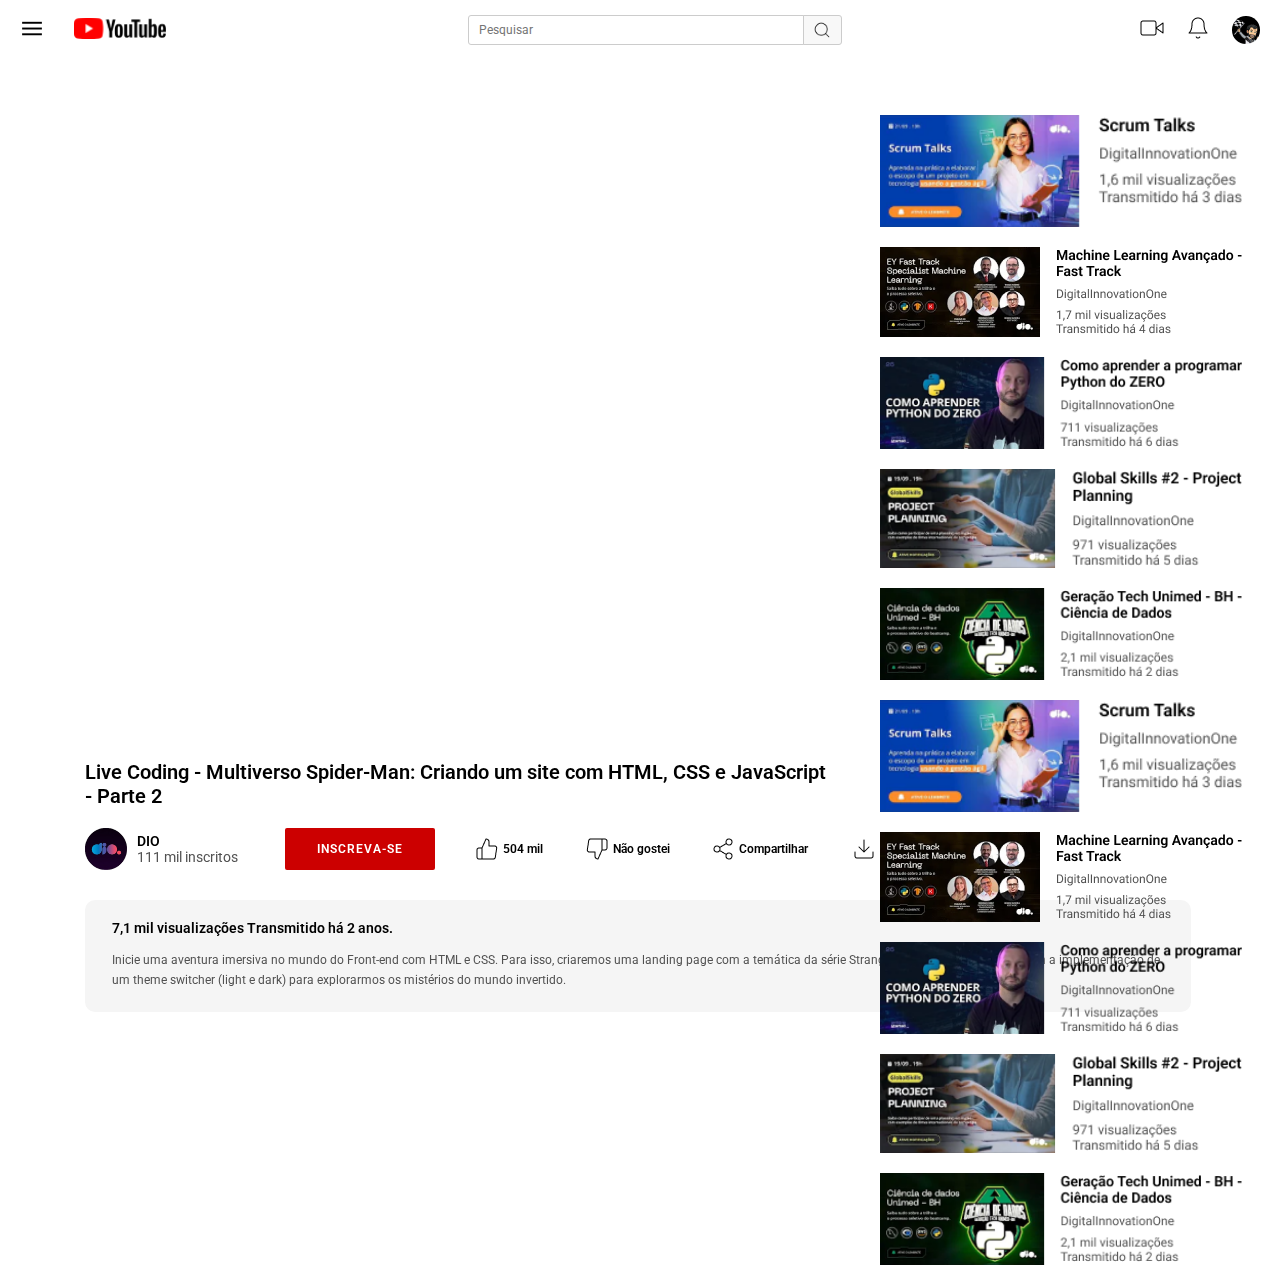
<file: projeto02/index.html>
<!DOCTYPE html>
<html lang="pt-br">
<head>
    <meta charset="UTF-8">
    <meta name="viewport" content="width=device-width, initial-scale=1.0">
    <link rel="stylesheet" href="./assets/css/style.css">
    <title>Youtube - Assistindo Vídeo</title>
</head>
<body>

    <header class="container">

        <div id="container-1a">
            <nav id="navegacao">
                <a href="#"><img src="./assets/images/menu.png" alt="Botão de Navegação" id="btnNavegacao"></a>
            </nav>
            <a href="https://www.youtube.com/"><img src="./assets/images/youtube.png" alt="Logo do Youtube" id="logo-youtube"></a>
        </div>   
        
        <div id="container-1b">
            <input type="text" placeholder="Pesquisar" name="textoBuscar" id="textoBuscar">
            <button id="btnBuscar" value="none"></button>
        </div>

        <div id="container-1c">
            <div class="right" id="video">
                <img src="./assets/images/video.png" alt="">
            </div>

            <div class="right" id="bell">
                <img src="./assets/images/bell.png" alt="">
            </div>

            <div id="avatar">
                <img src="./assets/images/avatar.jpg" alt="" id="avatar">
            </div> 
        </div>
    </header>

    <main>
        <section id="principal">

            <section id="pLeft">
                
                <article id="video">
                    <iframe 
                        width="1106" 
                        height="622" 
                        src="https://www.youtube.com/embed/0IY5TJwAbcQ?si=d4hRd2slHkESDQXV" 
                        title="YouTube video player" 
                        frameborder="0" 
                        allow="accelerometer; autoplay; clipboard-write; encrypted-media; gyroscope; picture-in-picture; web-share" 
                        referrerpolicy="strict-origin-when-cross-origin" 
                        allowfullscreen>
                    </iframe>
                    <p id="title-video">Live Coding - Multiverso Spider-Man: Criando um site com HTML, CSS e JavaScript - Parte 2</p>
                </article>

                <section id="Video-Actions">
                    
                    <article  id="boxA">
                        <div id="logo-dio">
                            <img src="./assets/images/dio.png" alt="Logo da DIO" id="img-dio">
                        </div>
                        <div id="info-dio">
                            <p class="inscritos" id="texto-dio">DIO</p>
                            <p class="inscritos" id="inscritos-dio">111 mil inscritos</p>
                        </div>
                    </article>

                    <article id="boxB">
                        <button id="inscreva-se">inscreva-se</button>
                    </article>

                    <article class="padrao" id="boxC">
                        <img class="imgPadrao"  src="./assets/images/thumbs-up.png" alt="Botão de like">
                        <p class="textoPadrao">504 mil</p>
                    </article>

                    <article class="padrao" id="boxD">
                        <img class="imgPadrao"  src="./assets/images/thumbs-down.png" alt="Botão de dislike">
                        <p class="textoPadrao">Não gostei</p>
                    </article>

                    <article class="padrao" id="boxE">
                        <img class="imgPadrao"  src="./assets/images/share-2.png" alt="Botão de compartilhar">
                        <p class="textoPadrao">Compartilhar</p>
                    </article>

                    <article class="padrao" id="boxF">
                        <img class="imgPadrao"  src="./assets/images/download.png" alt="Botão de download">
                        <p class="textoPadrao">Download</p>
                    </article>
                
                </section>

                <div id="transmissao">
                    <p id="views">7,1 mil visualizações  Transmitido há 2 anos.</p>
                    <br>
                    <p id="views2">Inicie uma aventura imersiva no mundo do Front-end com HTML e CSS. 
                        Para isso, criaremos uma landing page com a temática da série 
                        Stranger Things, a qual contará com a implementação de um theme 
                        switcher (light e dark) para explorarmos os mistérios do mundo 
                        invertido.
                    </p>
                </div>
                

            </section>

            <section id="pRight">
                <aside>

                    <div id="lateral">
                        <img class="videoLateral" src="./assets/images/videoA.png" alt="">
                        <img class="videoLateral" src="./assets/images/videoB.png" alt="">
                        <img class="videoLateral" src="./assets/images/videoC.png" alt="">
                        <img class="videoLateral" src="./assets/images/videoD.png" alt="">
                        <img class="videoLateral" src="./assets/images/videoE.png" alt="">
                        <img class="videoLateral" src="./assets/images/videoA.png" alt="">
                        <img class="videoLateral" src="./assets/images/videoB.png" alt="">
                        <img class="videoLateral" src="./assets/images/videoC.png" alt="">
                        <img class="videoLateral" src="./assets/images/videoD.png" alt="">
                        <img class="videoLateral" src="./assets/images/videoE.png" alt="">
                    </div>

                </aside>

            </section>

        </section>


        </section>

        
    </main>
    
</body>
</html>
</file>
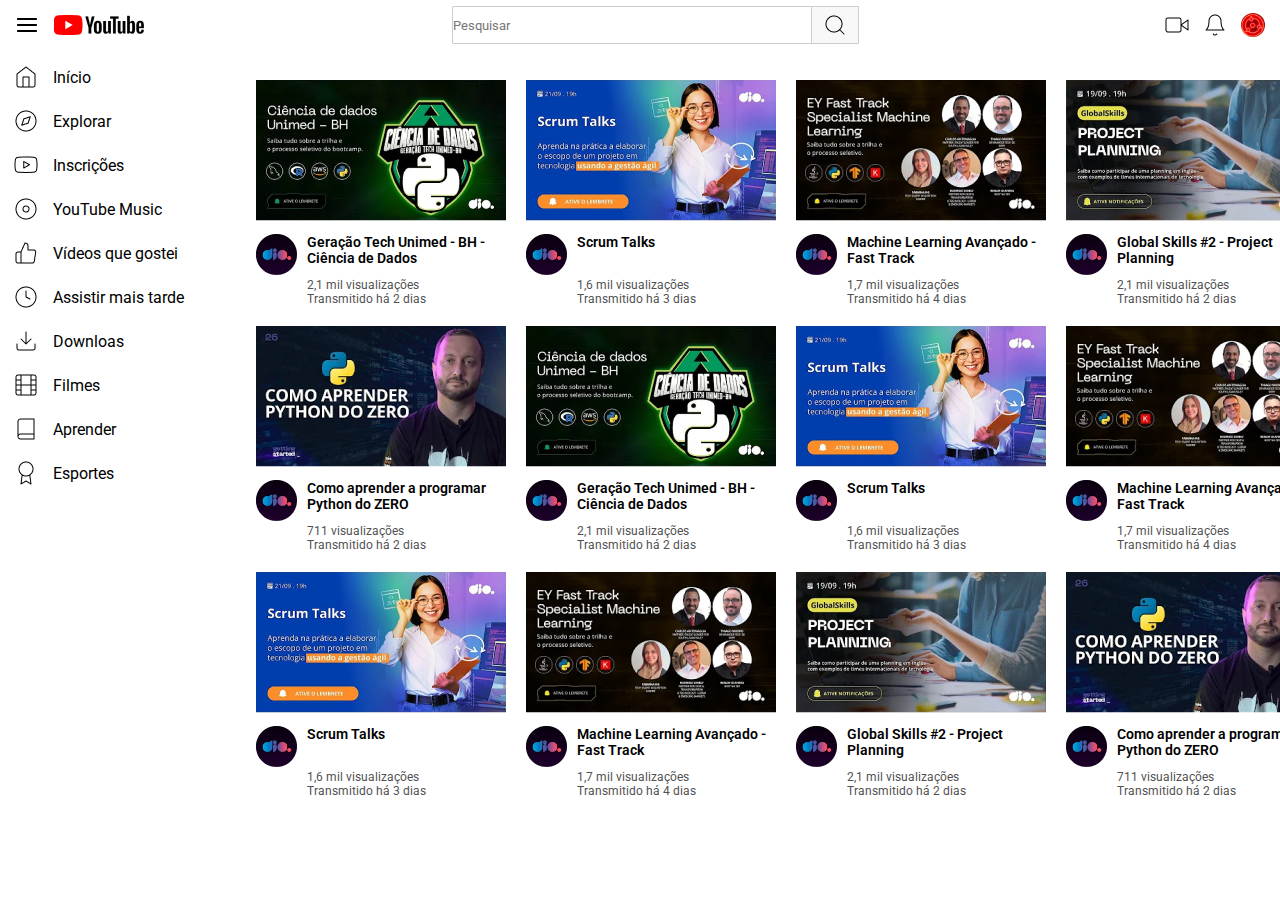
<file: projeto03/index.html>
<!DOCTYPE html>
<html lang="pt-br">
<head>
    <meta charset="UTF-8">
    <meta name="viewport" content="width=device-width, initial-scale=1.0">
    <title>Youtube - Desafio Grid DIO</title>
    <link rel="stylesheet" href="./assets/css/style.css">
</head>
<body>
    
<header class="container-1">
    
    <div class="item item-1">
        <img src="./assets/images/menu.png" alt="Botão de Menu" id="menu" style="cursor: pointer;">
        <img src="./assets/images/youtube.png" alt="Logo do youtube" id="logo-youtube" style="cursor: pointer;">
    </div>
    
    <div class="item item-2">
        <input type="search" placeholder="Pesquisar" id="search">
        <button id="btnSearch" style="cursor: pointer;"></button>
    </div>
    
    <div class="item item-3">
        <img id="video" src="./assets/images/video.png" alt="Botão de vídeo" style="cursor: pointer;">
        <img id="bell" src="./assets/images/bell.png" alt="Botão de notificação" style="cursor: pointer;">
        <button id="profile" style="cursor: pointer;"></button>
    </div>
</header>

<main>
    
    <div class="video">
        <img src="./assets/images/video1.png" alt="Thumb do video">
        <div class="sobre-video">
            <img src="./assets/images/dio.png" alt="Logo da DIO">
            <p>Geração Tech Unimed - BH - Ciência de Dados</p>
        </div>
        <p class="info-video">2,1 mil visualizações</p>
        <p class="info-video">Transmitido há 2 dias</p>
    </div>

    <div class="video">
        <img src="./assets/images/video2.png" alt="Thumb do video">
        <div class="sobre-video">
            <img src="./assets/images/dio.png" alt="Logo da DIO">
            <p>Scrum Talks</p>
        </div>
        <p class="info-video">1,6 mil visualizações</p>
        <p class="info-video">Transmitido há 3 dias</p>
    </div>

    <div class="video">
        <img src="./assets/images/video3.png" alt="Thumb do video">
        <div class="sobre-video">
            <img src="./assets/images/dio.png" alt="Logo da DIO">
            <p>Machine Learning Avançado - Fast Track</p>
        </div>
        <p class="info-video">1,7 mil visualizações </p>
        <p class="info-video">Transmitido há 4 dias</p>
    </div>

    <div class="video">
        <img src="./assets/images/video4.png" alt="Thumb do video">
        <div class="sobre-video">
            <img src="./assets/images/dio.png" alt="Logo da DIO">
            <p>Global Skills #2 - Project Planning</p>
        </div>
        <p class="info-video">2,1 mil visualizações</p>
        <p class="info-video">Transmitido há 2 dias</p>
    </div>
    
    <div class="video">
        <img src="./assets/images/video5.png" alt="Thumb do video">
        <div class="sobre-video">
            <img src="./assets/images/dio.png" alt="Logo da DIO">
            <p>Como aprender a programar Python do ZERO</p>
        </div>
        <p class="info-video">711 visualizações</p>
        <p class="info-video">Transmitido há 2 dias</p>
    </div>

    <div class="video">
        <img src="./assets/images/video1.png" alt="Thumb do video">
        <div class="sobre-video">
            <img src="./assets/images/dio.png" alt="Logo da DIO">
            <p>Geração Tech Unimed - BH - Ciência de Dados</p>
        </div>
        <p class="info-video">2,1 mil visualizações</p>
        <p class="info-video">Transmitido há 2 dias</p>
    </div>

    <div class="video">
        <img src="./assets/images/video2.png" alt="Thumb do video">
        <div class="sobre-video">
            <img src="./assets/images/dio.png" alt="Logo da DIO">
            <p>Scrum Talks</p>
        </div>
        <p class="info-video">1,6 mil visualizações</p>
        <p class="info-video">Transmitido há 3 dias</p>
    </div>

    <div class="video">
        <img src="./assets/images/video3.png" alt="Thumb do video">
        <div class="sobre-video">
            <img src="./assets/images/dio.png" alt="Logo da DIO">
            <p>Machine Learning Avançado - Fast Track</p>
        </div>
        <p class="info-video">1,7 mil visualizações </p>
        <p class="info-video">Transmitido há 4 dias</p>
    </div>

    <div class="video">
        <img src="./assets/images/video2.png" alt="Thumb do video">
        <div class="sobre-video">
            <img src="./assets/images/dio.png" alt="Logo da DIO">
            <p>Scrum Talks</p>
        </div>
        <p class="info-video">1,6 mil visualizações</p>
        <p class="info-video">Transmitido há 3 dias</p>
    </div>

    <div class="video">
        <img src="./assets/images/video3.png" alt="thumb do video">
        <div class="sobre-video">
            <img src="./assets/images/dio.png" alt="Logo da DIO">
            <p>Machine Learning Avançado - Fast Track</p>
        </div>
        <p class="info-video">1,7 mil visualizações </p>
        <p class="info-video">Transmitido há 4 dias</p>
    </div>

    <div class="video">
        <img src="./assets/images/video4.png" alt="thumb do video">
        <div class="sobre-video">
            <img src="./assets/images/dio.png" alt="Logo da DIO">
            <p>Global Skills #2 - Project Planning</p>
        </div>
        <p class="info-video">2,1 mil visualizações</p>
        <p class="info-video">Transmitido há 2 dias</p>
    </div>
    
    <div class="video">
        <img src="./assets/images/video5.png" alt="thumb do video">
        <div class="sobre-video">
            <img src="./assets/images/dio.png" alt="Logo da DIO">
            <p>Como aprender a programar Python do ZERO</p>
        </div>
        <p class="info-video">711 visualizações</p>
        <p class="info-video">Transmitido há 2 dias</p>
    </div>
</main>

<aside class="container-3">
    
    <div class="sidebar">
        <img src="./assets/images/home.png" alt="Botão de Início" style="cursor: pointer;">
        <p style="cursor: pointer;" >Início</p>
    </div>

    <div class="sidebar">
        <img src="./assets/images/compass.png" alt="Botão de explorar" style="cursor: pointer;">
        <p style="cursor: pointer;">Explorar</p>
    </div>

    <div class="sidebar">
        <img src="./assets/images/youtube2.png" alt="Botão de explorar" style="cursor: pointer;">
        <p style="cursor: pointer;">Inscrições</p>
    </div>

    <div class="sidebar">
        <img src="./assets/images/disc.png" alt="Botão de explorar" style="cursor: pointer;">
        <p style="cursor: pointer;">YouTube Music</p>
    </div>

    <div class="sidebar">
        <img src="./assets/images/thumbs-up.png" alt="Botão de explorar" style="cursor: pointer;">
        <p style="cursor: pointer;">Vídeos que gostei</p>
    </div>

    <div class="sidebar">
        <img src="./assets/images/clock.png" alt="Botão de explorar" style="cursor: pointer;">
        <p style="cursor: pointer;">Assistir mais tarde</p>
    </div>

    <div class="sidebar">
        <img src="./assets/images/download.png" alt="Botão de explorar" style="cursor: pointer;">
        <p style="cursor: pointer;">Downloas</p>
    </div>

    <div class="sidebar">
        <img src="./assets/images/film.png" alt="Botão de explorar" style="cursor: pointer;">
        <p style="cursor: pointer;">Filmes</p>
    </div>

    <div class="sidebar">
        <img src="./assets/images/book.png" alt="Botão de explorar" style="cursor: pointer;">
        <p style="cursor: pointer;">Aprender</p>
    </div>

    <div class="sidebar">
        <img src="./assets/images/award.png" alt="Botão de explorar" style="cursor: pointer;">
        <p style="cursor: pointer;">Esportes</p>
    </div>
</aside>


    
</body>
</html>
</file>
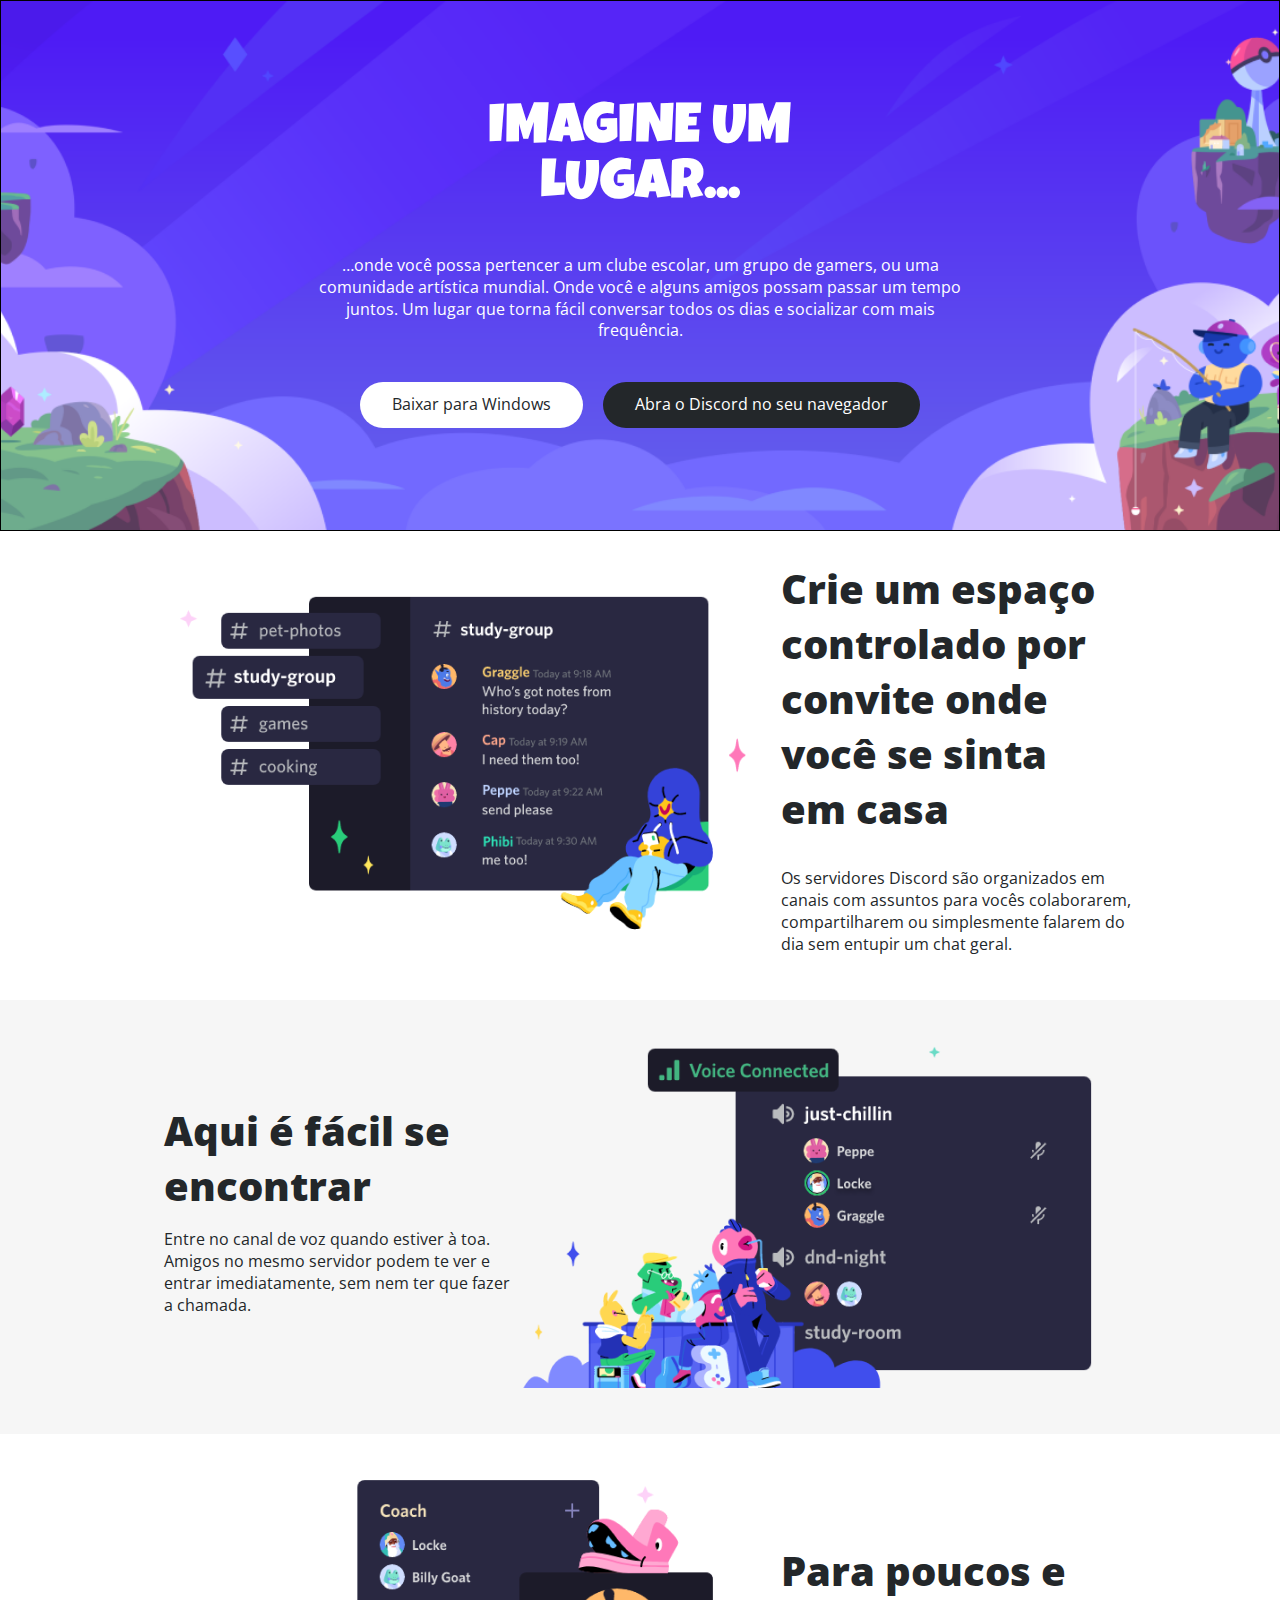
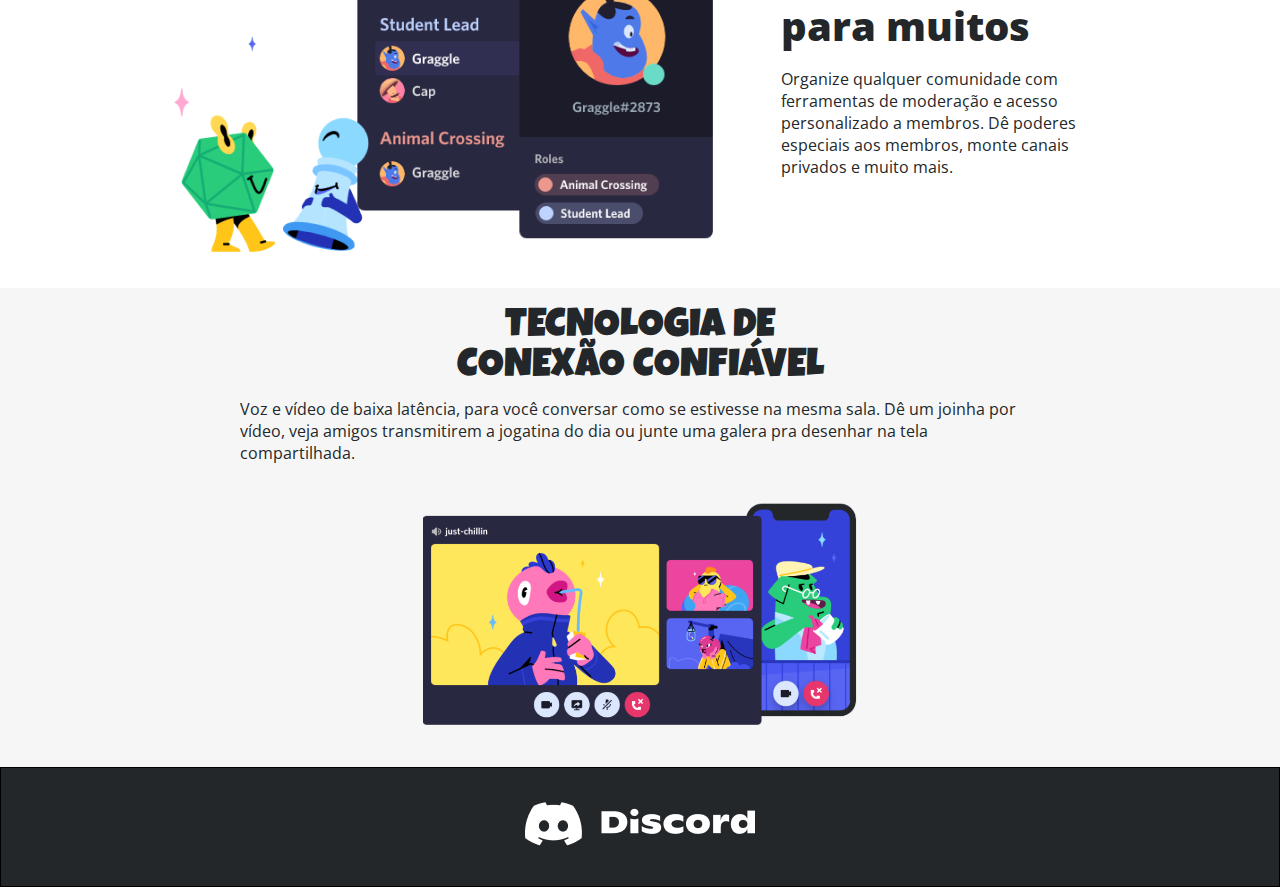
<file: projeto04/index.html>
<!DOCTYPE html>
<html lang="pt-br">
<head>
    <meta charset="UTF-8">
    <meta name="viewport" content="width=device-width, initial-scale=1.0">
    <meta http-equiv="X-UA-Compatible" content="IE-edge">
    <link rel="stylesheet" href="./assets/css/style.css">
    <link rel="stylesheet" href="./assets/css/media.css">
    <title>Discord</title>
</head>
<body>
    <header>
        <h1>imagine um lugar...</h1>
        <p>…onde você possa pertencer a um clube escolar, um grupo de gamers, ou uma comunidade artística mundial. Onde você e alguns amigos possam passar um tempo juntos. Um lugar que torna fácil conversar todos os dias e socializar com mais frequência.</p>
        <div class="btns-header">
            <button id="baixar-windows">Baixar para Windows</button>
            <button id="abrir-discord">Abra o Discord no seu navegador</button>
        </div>
    </header>

    <main>
        <section style="padding-bottom: 15px;">
            <img src="./assets/images/Section Image - 1.png" alt="">
            <div class="container-1">
                <h2>Crie um espaço controlado por convite onde você se sinta em casa</h2>
                <p>Os servidores Discord são organizados em canais com assuntos para vocês colaborarem, compartilharem ou simplesmente falarem do dia sem entupir um chat geral.</p>
            </div>
        </section>

        <section class="section-2" style="background-color: #F6F6F6; padding-top: 20px; padding-bottom: 20px;">
            <div class="container-1 justify">
                <h2>Aqui é fácil se encontrar</h2>
                <p>Entre no canal de voz quando estiver à toa. Amigos no mesmo servidor podem te ver e entrar imediatamente, sem nem ter que fazer a chamada.</p>
            </div>
            <img src="./assets/images/Section Image - 2.png" alt="">
        </section>

        <section>
            <img src="./assets/images/Section Image - 3.png" alt="">
            <div class="container-1 justify">
                <h2>Para poucos e para muitos</h2>
                <p>Organize qualquer comunidade com ferramentas de moderação e acesso personalizado a membros. Dê poderes especiais aos membros, monte canais privados e muito mais.</p>
            </div>
        </section>

        <section class="last" style="background-color: #F6F6F6;">
            <h1>TECNOLOGIA DE CONEXÃO CONFIÁVEL</h1>
            <p>Voz e vídeo de baixa latência, para você conversar como se estivesse na mesma sala. Dê um joinha por vídeo, veja amigos transmitirem a jogatina do dia ou junte uma galera pra desenhar na tela compartilhada.</p>
            <img src="./assets/images/Section Image - 4.png" alt="">
        </section>
    </main>

    <footer>
        <img src="./assets/images/discord.png" alt="">
    </footer>
</body>
</html>
</file>
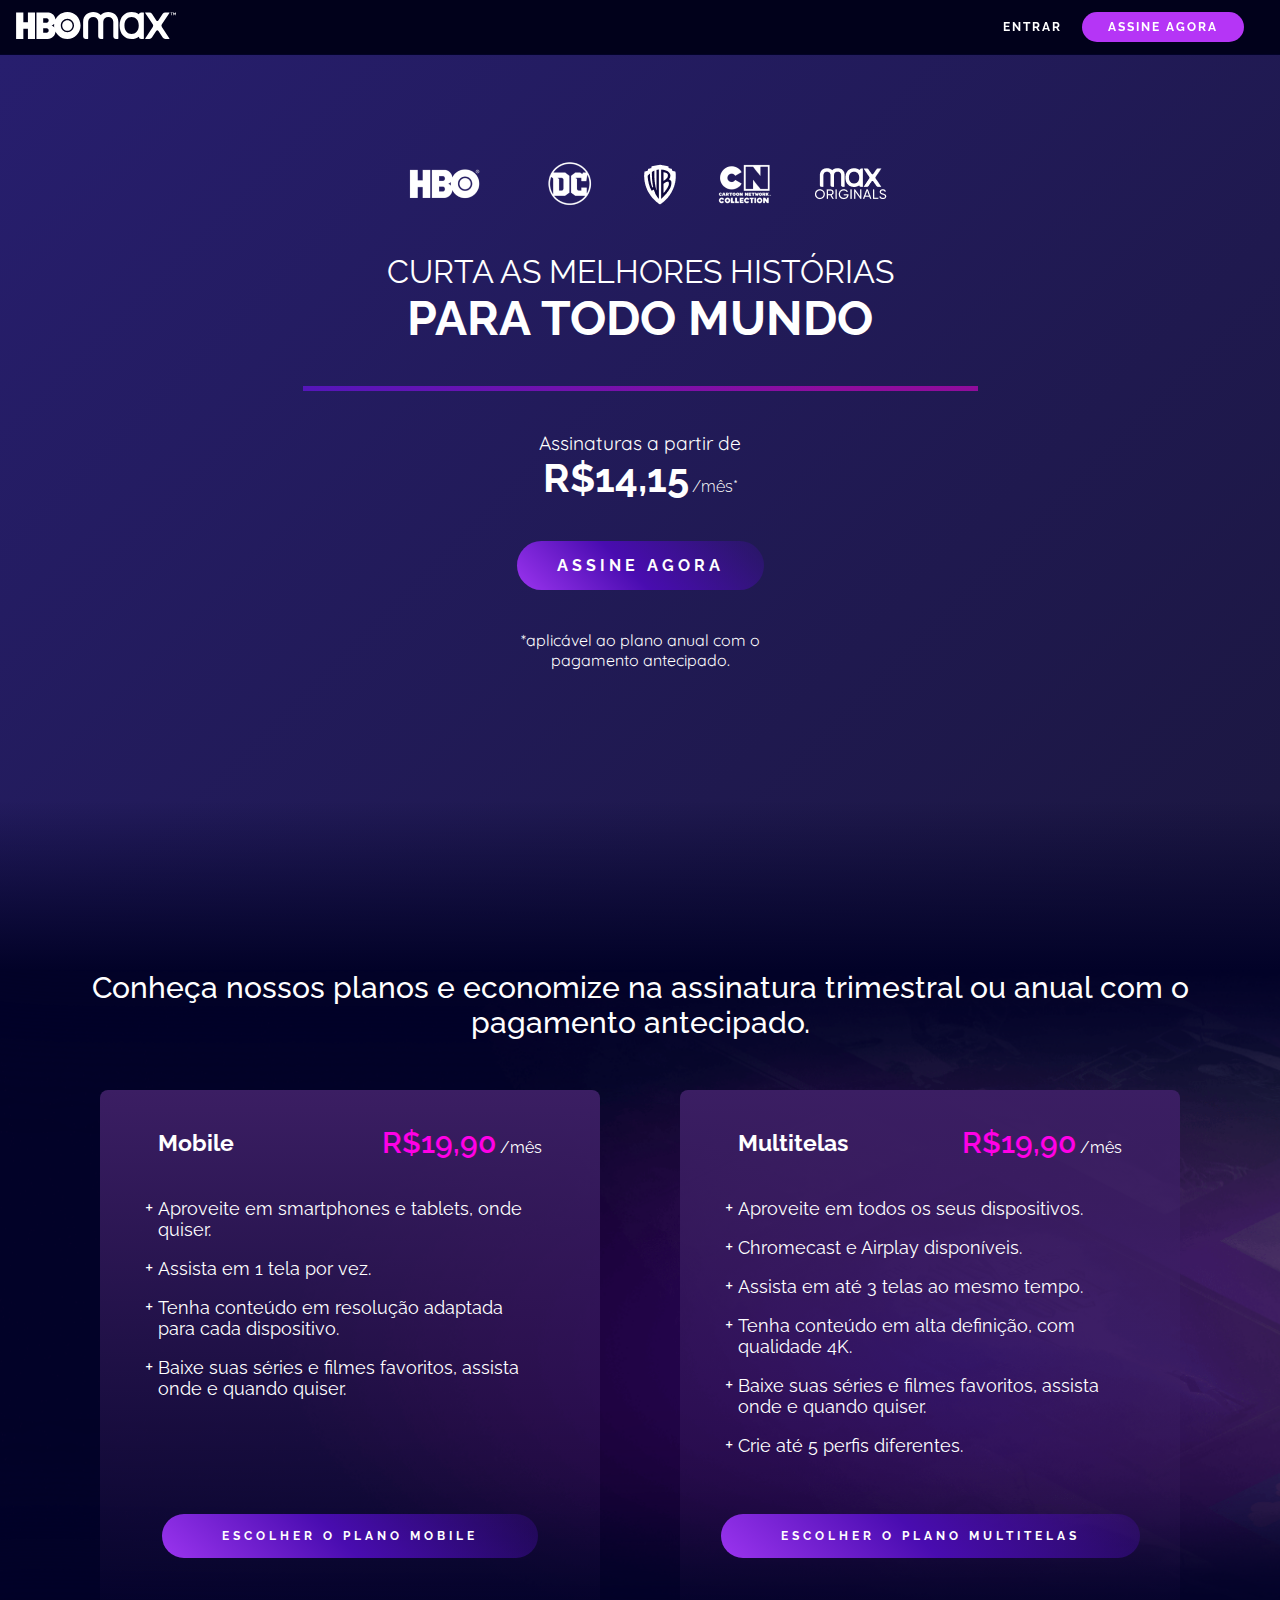
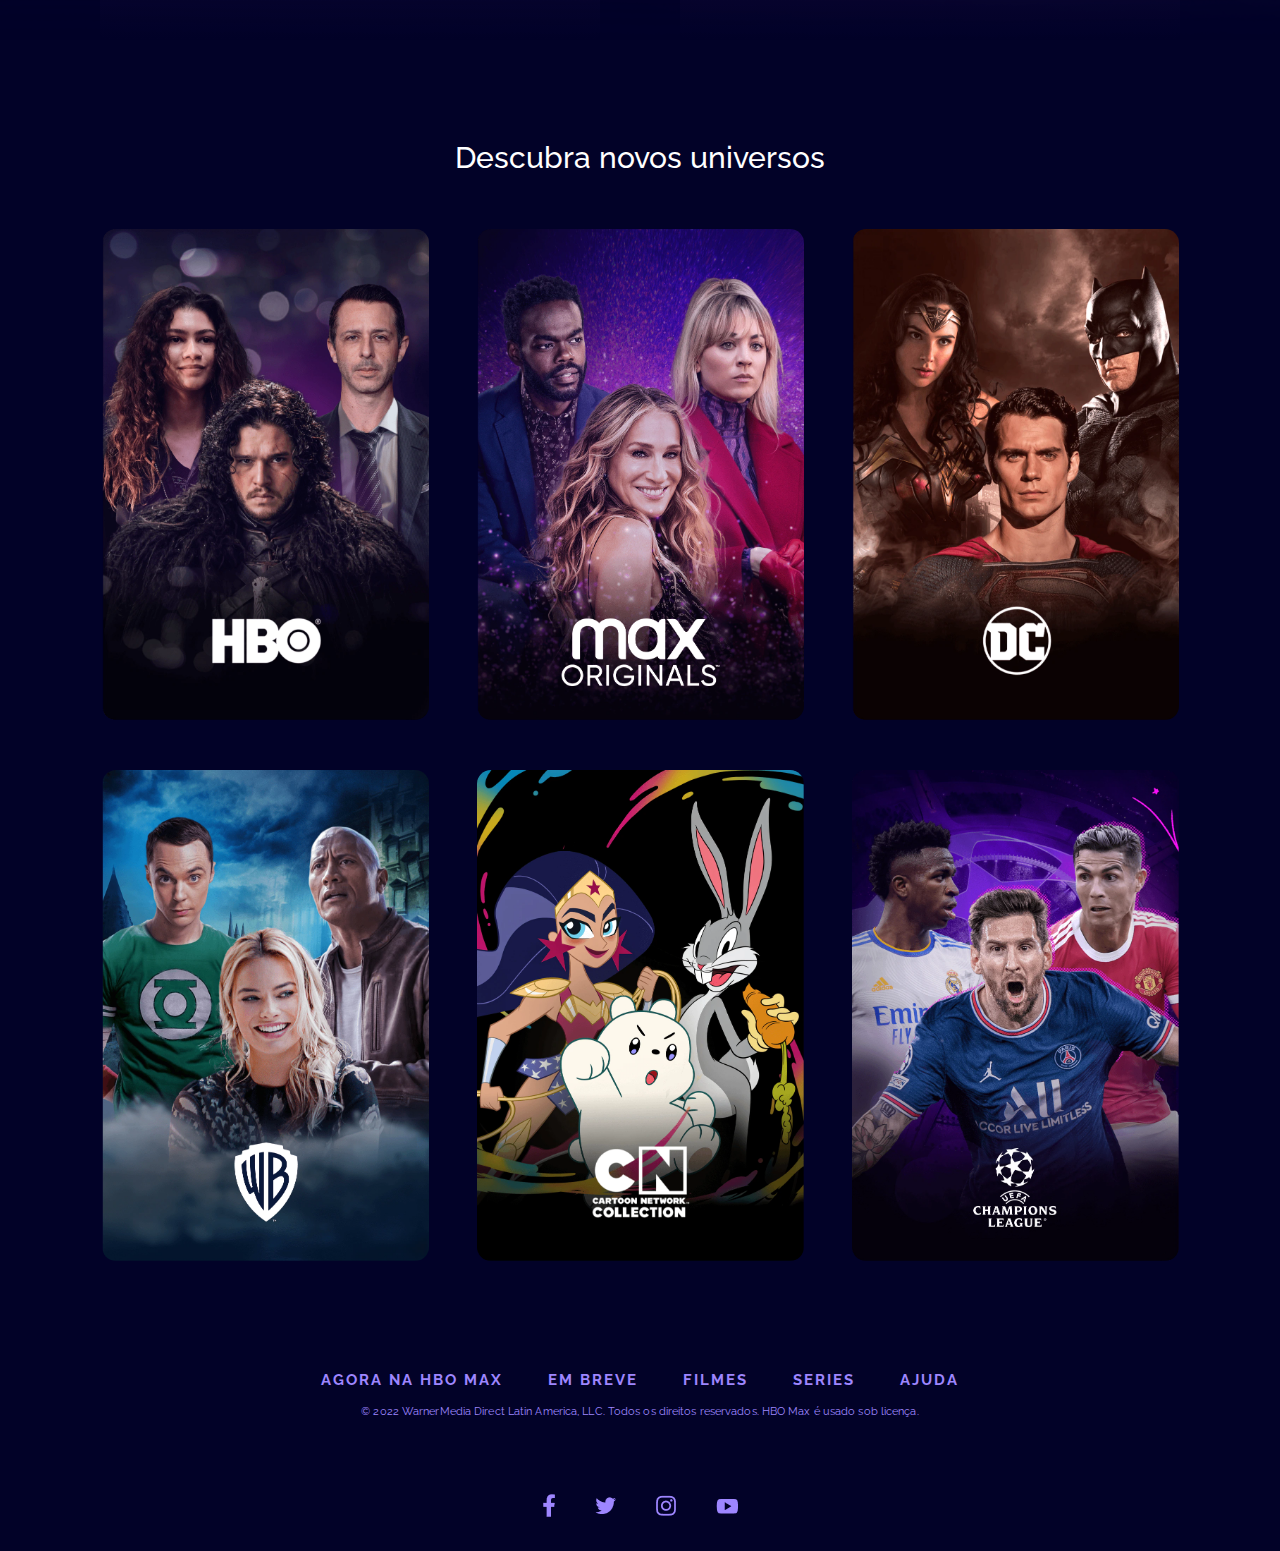
<file: projeto05/index.html>
<!DOCTYPE html>
<html lang="pt-br">
<head>
    <meta charset="UTF-8">
    <meta name="viewport" content="width=device-width, initial-scale=1.0">
    <title>HBO Max</title>
    <link rel="stylesheet" href="./assets/css/style.css">
    <link rel="stylesheet" href="./assets/css/media.css">
    <link rel="stylesheet" href="./assets/css/key_frames.css">
</head>
<body>
    <nav class="menu">
        <a href="#" class="logo">
            <img
              src="./assets/images/hbo-logo.svg"
              alt="Logotipo da HBOmax"
              class="logo-image"/>
        </a>
        <div class="menu__btn">
            <a class="menu__item menu_item-1" href="signIn.html">Entrar</a>
            <a class="menu__item menu_item-2" href="#">Assine agora</a>
        </div>
    </nav>

    <header class="header">
        <div class="header__content">
            <div class="header__channels">
                <img class="header__channel" src="./assets/images/hbo.png" alt="">
                <img class="header__channel" src="./assets/images/dc.png" alt="">
                <img class="header__channel" src="./assets/images/wb.png" alt="">
                <img class="header__channel" src="./assets/images/cartoon-network_neutral.png" alt="">
                <img class="header__channel" src="./assets/images/max_originals.png" alt="">
            </div>
            <h1 class="title-1"><span class="span-1">Curta as melhores histórias</span> para todo mundo</h1>
            <div class="divider"></div>
            <h2 class="title-2"><span class="span-2">Assinaturas a partir de</span><span class="span-3">R$14,15</span> <span class="span-4">/mês*</span></h2>
            <button class="wiggle button--gradient button header__button" type="button">Assine Agora</button>
            <p>*aplicável ao plano anual com o pagamento antecipado.</p>
        </div>
    </header>

    <main class="main">
        <section class="main__content" id="section-1">
            <h2 class="title-3">Conheça nossos planos e economize na assinatura trimestral ou anual com o pagamento antecipado.</h2>
            <div class="main__plans">
                <div class="card">
                    <div class="subscription__plan">
                        <p class="title-4">Mobile</p>
                        <p><span class="small-price">R$19,90</span> /mês</p>
                    </div>
                    <ul class="list">
                        <li>Aproveite em smartphones e tablets, onde quiser.</li>
                        <li>Assista em 1 tela por vez.</li>
                        <li>Tenha conteúdo em resolução adaptada para cada dispositivo.</li>
                        <li>Baixe suas séries e filmes favoritos, assista onde e quando quiser.</li>
                    </ul>
                    <button id="button__mobile" class="button--gradient button main__button" type="button">Escolher o plano mobile</button>
                </div>

                <div class="card">
                    <div class="subscription__plan">
                        <p class="title-4">Multitelas</p>
                        <p><span class="small-price">R$19,90</span> /mês</p>
                    </div>
                    <ul class="list">
                        <li>Aproveite em todos os seus dispositivos.</li>
                        <li>Chromecast e Airplay disponíveis.</li>
                        <li>Assista em até 3 telas ao mesmo tempo.</li>
                        <li>Tenha conteúdo em alta definição, com qualidade 4K.</li>
                        <li>Baixe suas séries e filmes favoritos, assista onde e quando quiser.</li>
                        <li>Crie até 5 perfis diferentes.</li>
                    </ul>
                    <button id="button__multiscreen" class="button--gradient button main__button" type="button">Escolher o plano multitelas</button>
                </div>
            </div>
        </section>

        <section class="main__content-2" id="section-2">
            <h2 class="title-3" id="discover">Descubra novos universos</h2>
            <div class="contents__card">
                <div class="contents__image">
                    <img class="main__image" src="./assets/images/hbo-default_0.webp" alt="">
                </div>

                <div class="contents__image">
                    <img class="main__image" src="./assets/images/MAX-Default.webp" alt="">
                </div>

                <div class="contents__image">
                    <img class="main__image" src="./assets/images/DC_Default.webp" alt="">
                </div>

                <div class="contents__image">
                    <img class="main__image" src="./assets/images/WB-Default.webp" alt="">
                </div>

                <div class="contents__image">
                    <img class="main__image" src="./assets/images/CN-Default.webp" alt="">
                </div>

                <div class="contents__image">
                    <img class="main__image" src="./assets/images/UCL-Default.webp" alt="">
                </div>
            </div>
        </section>

    </main>

    <footer class="footer">
        <div class="footer__content">
            <div class="footer__title">
                <a class="footer__link" href="#">Agora na hbo max</a>
                <a class="footer__link" href="#">Em breve</a>
                <a class="footer__link" href="#">Filmes</a>
                <a class="footer__link" href="#">Series</a>
                <a class="footer__link" href="#">Ajuda</a>
            </div>
            <p class="footer__legal">© 2022 WarnerMedia Direct Latin America, LLC. Todos os direitos reservados. HBO Max é usado sob licença.</p>
            <div class="footer__social">
                <img class="social" src="./assets/images/fb_0.png" alt="">
                <img class="social" src="./assets/images/twitter_0.png" alt="">
                <img class="social" src="./assets/images/instagram_0.png" alt="">
                <img class="social" src="./assets/images/youtube_0.png" alt=""></div>
        </div>
    </footer>
    
</body>
</html>
</file>
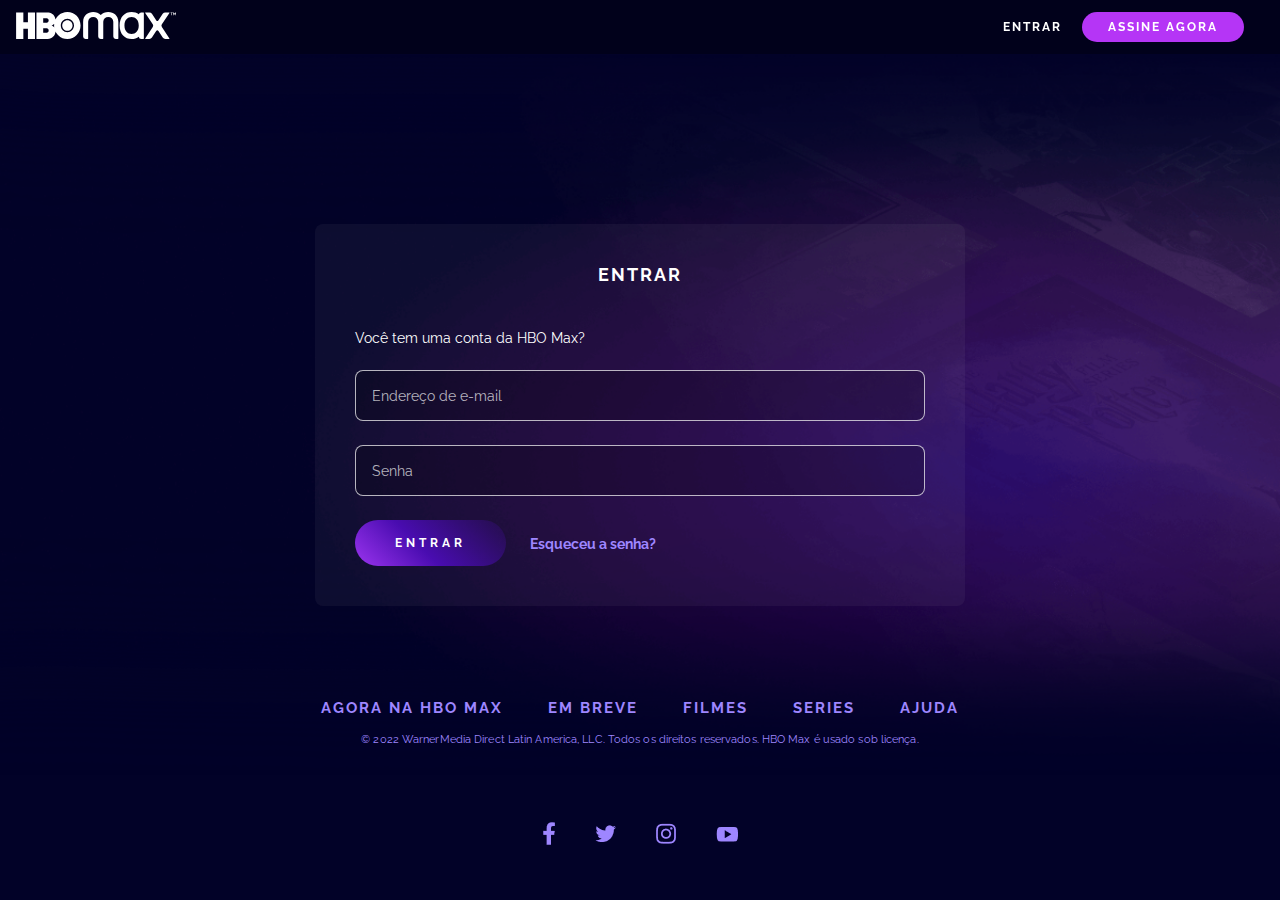
<file: projeto05/signIn.html>
<!-- TODO -->
<!DOCTYPE html>
<html lang="pt-br">
<head>
    <meta charset="UTF-8">
    <meta name="viewport" content="width=device-width, initial-scale=1.0">
    <title>Entrar | HBO Max</title>
    <link rel="stylesheet" href="./assets/css/style.css">
    <link rel="stylesheet" href="./assets/css/media.css">
    <link rel="stylesheet" href="./assets/css/key_frames.css">

    <style>

        .login__content{
            display: flex;
            justify-content: center;
            align-items: center;
            width: 100%;
            height: 80vh;
            padding: 24px;
            margin-top: 55px;
            background: url(./assets/images/background-movies-series.png);
            background-size: cover;
            background-repeat: no-repeat;
        }

        .login{
            width: 100%;
            max-width: 650px;
            background-color: var(--form-bg-color);
            border-radius: 8px;
            display: flex;
            flex-direction: column;
            gap: 24px;
            padding: 40px;
        }
        
        input{
            background: var(--form-field-bg-color);
            border: var(--form-field-border);
            border-radius: 8px;
            color: var(--text-color);
            padding: 16px;
            font-size: 1.2rem;
        }

        input::placeholder{
            color: var(--text-color);
        }

        input:focus {
            border: 2px groove;
        }

        input:invalid {
            border: 1px solid var(--form-field-error);
        }

        input::placeholder {
            color: var(--form-field-placeholder);
        }

        .login h1{
            font-size: 1.5rem;
            text-transform: uppercase;
            text-align: center;
            letter-spacing: 2px;
            margin-bottom: 20px;
        }

        .login__buttons{
            display: flex;
            align-items: center;
        }

        .login label{
            font-size: 1.2rem;
        }

        .login__button{
            padding: 16px 40px;
        }

        .login__buttons a{
            color: var(--link-color);
            text-decoration: none;
            margin-left: 24px;
            font-weight: bold;
            font-size: 1.2rem;
        }

        .footer__content{
            margin-top: -100px;
        }

        
    </style>
</head>
<body>
    <nav class="menu">
        <a href="index.html" class="logo">
            <img
              src="./assets/images/hbo-logo.svg"
              alt="Logotipo da HBOmax"
              class="logo-image"/>
        </a>
        <div class="menu__btn">
            <a class="menu__item menu_item-1" href="signIn.html">Entrar</a>
            <a class="menu__item menu_item-2" href="#">Assine agora</a>
        </div>
    </nav>

    <main class="login__content">
        <form class="login">
            <h1>Entrar</h1>
            <label>Você tem uma conta da HBO Max?</label>
            <input type="email" id="email" placeholder="Endereço de e-mail">
            <input type="password" id="senha" placeholder="Senha">
            <div class="login__buttons">
                <button type="submit" class="button--gradient button login__button">Entrar</button>
                <a href="#"> Esqueceu a senha? </a>
            </div>
        </form>
    </main>



    <footer class="footer">
        <div class="footer__content">
            <div class="footer__title">
                <a class="footer__link" href="#">Agora na hbo max</a>
                <a class="footer__link" href="#">Em breve</a>
                <a class="footer__link" href="#">Filmes</a>
                <a class="footer__link" href="#">Series</a>
                <a class="footer__link" href="#">Ajuda</a>
            </div>
            <p class="footer__legal">© 2022 WarnerMedia Direct Latin America, LLC. Todos os direitos reservados. HBO Max é usado sob licença.</p>
            <div class="footer__social">
                <img class="social" src="./assets/images/fb_0.png" alt="">
                <img class="social" src="./assets/images/twitter_0.png" alt="">
                <img class="social" src="./assets/images/instagram_0.png" alt="">
                <img class="social" src="./assets/images/youtube_0.png" alt=""></div>
        </div>
    </footer>
    
</body>
</html>
</file>
<file: projeto04/assets/css/media.css>
@media screen and (max-width:450px) {
    
    header{
        width: auto;
        align-items: flex-start;
        height: auto;
        gap: 50px;
        padding: 65px 15px;
    }

    header h1{
        font-size: 2.6rem;
        width: 70%;
        text-align: left;
    }

    header p{
        text-align: left;
        width: 95%;
    }

    .btns-header{
        flex-direction: column;
        width: 95%;
        gap: 25px;
        align-items: stretch;
        margin-left: 8px;
    }

    /*#######################################*/

    section{
        flex-direction: column;
        align-items: center;
    }

    .section-2{
        flex-direction: column-reverse;
    }

    section .container-1{
        gap: 17px;
    }

    section .container-1 p{
        width: 22rem;
        font-size: 0.9rem;
    }

    section .container-1 h2{
        font-size: 1.5rem;
    }

    .last{
        align-items: start;
        padding-bottom: 20px;
    }

    .last h1{
        font-size: 1.8rem;
        text-align: left;
        width: 90%;
        margin: 0px 15px 0px 17px;
    }

    .last p{
        width: 21rem;
        text-align: left;
        font-size: 0.9rem;
        margin: 10px 15px 0px 17px;
    }

    .last img{
        max-width: 93%;
        margin: 0px 15px 0px 17px;
    }
}
</file>
<file: projeto05/assets/css/media.css>
@media(max-width:800px){
    .contents__card{
        grid-template-columns: repeat(2, 1fr);
        gap: 30px;
        margin: 30px;
    }
}

@media(max-width:1200px){
    .main__plans:has(.card:nth-child(1):hover)
    .card:nth-child(2), .main__plans:has(.card:nth-child(2):hover)
    .card:nth-child(1) {
        transform: none;
    }

    .wiggle{
        animation: none;
    }

    .contents__card{
        margin-top: -20px;
    }

    .footer__legal{
        font-size: 0.95rem;
    }
   
}

@media(max-width: 480px){
    .contents__card{
        grid-template-columns: repeat(6, 100%);
        grid-auto-flow: column;
        overflow: auto hidden;
    }

    .footer__title{
        flex-direction: column;
        align-items: center;
        gap: 15px;
    }

    .footer__link{
        font-size: 1.2rem;
    }
}
@media(max-width:600px){

    .login__buttons{
        flex-direction: column;
        gap: 20px;
        align-items: start;
    }

    .login__buttons a{
        margin-left: 0px;
    }

    .logo{
        max-width: 105px;
    }

    .menu{
        flex-direction: column;
        align-items: center;
        gap: 28px;
        padding-top: 30px;
        padding-bottom: 30px;
    }

    .header{
        margin-top: 139px;
    }

    .header__channels{
        padding: 0px 40px;
    }

    .divider{
        width: 60%;
    }

    .list li{
        font-size: 1.33rem;
    }

    .card{
        min-height: 620px;
        margin: 0 7px 0;
    }

    .main__button{
        max-width: 75%;
        text-align: center;
        font-size: 0.9rem;
    }

    #button__mobile{
        bottom: 13%;
    }

    #button__multiscreen{
        bottom: 0;
        
    }

    .main__button{
        font-size: 1.1rem;
        padding: 15px 55px;
    }

    .title-3{
        width: 85%;
    }

    .card{
        margin: 0 15px 0;
    }

    .contents__image:hover{
        transform: none;
    }
}

@media(max-width:316px){
    .menu__btn{
        flex-direction: column;
        align-items: center;
    }

    .header{
        margin-top: 183px;
    }
}

@media(max-width:400px){
    .subscription__plan{
        flex-direction: column;
        align-items: center;
    }
}
</file>
<file: projeto05/assets/css/key_frames.css>
@keyframes gradient{
    0%{
        background-position: 0% 50%;
    }
    50%{
        background-position: 100% 50%;
    }
    100%{
        background-position: 0% 50%;
    }
}

@keyframes wiggle {
    0%,
    10% {
      transform: rotate(0);
    }
    15% {
      transform: rotate(-15deg);
    }
    20% {
      transform: rotate(10deg);
    }
    25% {
      transform: rotate(-10deg);
    }
    30% {
      transform: rotate(10deg);
    }
    35% {
      transform: rotate(-10deg);
    }
    40%,
    100% {
      transform: rotate(0);
    }
  }
</file>
<file: projeto02/assets/css/style.css>
@import url(./reset.css);

body{
    background-color: white;
}

.container{
    height: 5rem;
    display: flex;
    align-items: center;
    flex-direction: row;
    justify-content: space-between;
}

/*####### CSS - BOTAO DE NAVEGACAO + LOGO DO YOUTUBE ######*/
.container #container-1a{
    width: 12.5rem;
    height: 4.17rem;
    display: flex;
    margin-left: 20px;
    align-items: center;
    column-gap: 30px;
    flex-wrap: nowrap;
}

.container #container-1a #btnNavegacao{
    width: 2rem;
    height: 1.9rem;
}

.container #container-1a #logo-youtube{
    width: 7.7rem;
    height: 1.8rem;
}

/*#############################################################*/


/*############ CAMPO E BOTÃO PESQUISAR ########################*/

.container #container-1b{
    display: flex;
    flex-flow: row nowrap;
}

.container #container-1b #textoBuscar{
    width: 28rem;
    height: 2.5rem;
    padding: 10px;
    border: 1px solid #CCCCCC;
    border-radius: 3px 0px 0px 3px;
}

.container #container-1b #btnBuscar{
    width: 3.2rem;
    height: 2.5rem;
    padding: 10px;
    margin-left: -1px;
    border: 1px solid #CCCCCC;
    background-color: #F8F8F8;
    border-radius: 0px 3px 3px 0px;
    background-image: url(../images/search.png);
    background-repeat: no-repeat;
    background-position: center center;
    background-size: 1.5rem 1.5rem;
    cursor: pointer;
}

/*#############################################################*/


/*############### VIDEO, NOTIFICAÇÃO E PERFIL #################*/
.container #container-1c{
    width: 10rem;
    height: 4.17rem;
    margin-right: 20px;
    display: flex;
    align-items: center;
    flex-direction: row;
    justify-content: space-between;
    flex-wrap: nowrap;
}

.container #container-1c .right{
    width: 2.3rem;
    height: 2.3rem;
    cursor: pointer;
}

.container #container-1c #avatar{
    width: 2.3rem;
    height: 2.3rem;
    border-radius: 50%;
    cursor: pointer;
}

/*#############################################################*/

/*TELA INTEIRA*/
#principal{
    height: 80rem;
    display: flex;
}

#principal #pLeft{
    margin-top: 55px;
    margin-left: 85px;
    width: 58.2%;
}

#title-video{
    font-weight: 600;
    font-size: 1.67rem;
    display: flex;
    flex-wrap: wrap;
    margin-top: 20px;
    margin-bottom: 20px;
}

#Video-Actions{
    width: 70.83rem;
    height: 3.5rem;
    display: flex;
    align-items: center;
    justify-content: space-between;
    flex-direction: row;
    flex-wrap: nowrap;
}

#boxA{
    width: 13.33rem;
    height: 3.5rem;
    display: flex;
    align-items: center;
}

#logo-dio{
    cursor: pointer;
    width: 3.5rem;
    height: 3.5rem;
}

#img-dio{
    width: 3.5rem;
    height: 3.5rem;
}

.inscritos{
    cursor: pointer;
    font-size: 1.17rem;
    line-height: 16.41px;
}

#info-dio{
    margin-left: 10px;
}

#texto-dio{
    font-weight: 600;
}

#inscritos-dio{
    color: #515151;
}

#inscreva-se{
    text-transform: uppercase;
    background-color: #CC0000;
    color: #FFFFFF;
    padding: 12px 30px 12px 30px;
    border-color: transparent;
    border-radius: 2px;
    cursor: pointer;
    font-weight: 600;
    letter-spacing: 1px;
}

.imgPadrao{
    cursor: pointer;
    width: 2rem;
    height: 2rem;
    margin-right: 2px;
    margin-right: 4px;
}

.padrao{
    display: flex;
    align-items: center;
    height: 2rem;
    font-size: 1.17rem;

}

#boxC{
    width: 5.8rem;
    font-weight: 600;
}

#boxD{
    width: 7.2rem;
    font-weight: 600;
}

#boxE{
    width: 8.4rem;
    font-weight: 600;
}

#boxF{
    width: 6.9rem;
    font-weight: 600;
}

#transmissao{
    margin-top: 30px;
    width: 92.16rem;
    height: 9.3rem;
    background-color: #f5f5f5;
    border-radius: 10px;
    padding: 20px 20px 20px 10px;
}

#transmissao #views{
    margin-left: 17px;
    font-weight: 600;
    font-size: 1.17rem;
}

#transmissao #views2{
    margin-left: 17px;
    color: #515151;
    /*width: 50rem;*/
    line-height: 20px;

}

/*################### VIDEOS LATERAIS ####################*/


#pRight #lateral{
    margin-top: 55px;
    margin-left: 50px;
    display: flex;
    flex-direction: column;
    gap: 20px;
}

#pRight img{
    cursor: pointer;
}
</file>
<file: projeto03/assets/css/style.css>
@import url(./reset.css);

body{
    display: grid;
    grid-template-rows: repeat(2, auto);
    grid-template-columns: repeat(5,1fr);
    grid-template-areas: "header header header header header" 
						 "aside main main main main";
}

/*#################################################################*/

header{
    grid-area: header;
    display: flex;
    height: 50px;
    justify-content: space-between;
}

aside{
    grid-area: aside;
}

.item{
    display: flex;
    align-items: center;
}

.item-1{
    column-gap: 15px;
    margin-left: 15px;
}

.item-3{
    width: 100px;
    margin-right: 15px;
    justify-content: space-between;
}

#search{
    width: 360px;
    height: 38px;
    border: 1px solid #CCCCCC;
    border-radius: 1px 0px 0px 1px;
}

#btnSearch{
    width: 48px;
    height: 38px;
    background-image: url(../images/search.png);
    background-repeat: no-repeat;
    background-position: center;
    background-color: #F8F8F8;
    border: 1px solid #CCCCCC;
    border-radius: 0px 1px 1px 0px;
    margin: -1px;
}

#menu, #profile, #bell, #video{
    width: 24px;
    height: 24px;
}

#profile{
    border-radius: 50%;
    border: transparent;
    background-image: url(../images/sharingan.png);
    background-position: center;
    background-repeat: no-repeat;
    background-size: contain;
}

/*#################################################################*/

.sidebar{
    display: flex;
    align-items: center;
    padding: 5px;
    gap: 15px;
    margin-left: 9px;
    margin-top: 10px;
}

.sidebar img{
    width: 24px;
    height: 24px;
}

/*#################################################################*/

main{
    grid-area: main;
    display: grid;
    grid-template: repeat(3, 1fr) / repeat(4, 1fr);
    gap: 20px;
    margin-top: 30px;
    
}

.video img{
    cursor: pointer;
}

.sobre-video{
    display: flex;
    align-items: stretch;
    gap: 10px;
    margin-bottom: 3px;
    margin-top: 9px;
    width: 250px;
}

.sobre-video img{
    width: 41px;
    height: 41px;
    cursor: pointer;
}

.video p{
    color: #515151;
    font-size: 12px;
}

.info-video{
    margin-left: 51px;
}

.sobre-video p{
    font-size: 14px;
    font-weight: 600;
    color: #000000;
    cursor: pointer;
}
</file>
<file: projeto04/assets/css/style.css>
@import url(./reset.css);

body{
    height: 100vh;
}

header{
    display: flex;
    flex-direction: column;
    border: 1px solid black;
    background-image: url(../images/Header_Background.png);
    background-repeat: no-repeat;
    background-position: center;
    background-size: cover;
    align-items: center;
    gap: 40px;
    padding: 102px 15px;
}

header h1{
    font-family: "Luckiest Guy";
    font-size: 3.5rem;
    font-weight: 400;
    line-height: 56px;
    text-transform: uppercase;
    color: #FFFFFF;
    width: 27%;
    text-align: center;
}

header p{
    font-size: 1rem;
    font-weight: 400;
    line-height: 21.79px;
    text-align: center;
    color: #FFFFFF;
    width: 53%;
}

.btns-header{
    display: flex;
    justify-content: center;
    gap: 20px;
    flex-direction: row;
}

header button{
    border-radius: 28px;
    padding: 10px 30px;
    border-color: transparent;
}

#baixar-windows, #abrir-discord{
    font-size: 1rem;
    font-weight: 400;
    line-height: 21.79px;
    cursor: pointer;
}

#baixar-windows{
    color: #23272A;
    background-color: #FFFFFF;
}

#abrir-discord{
    color: #FFFFFF;
    background-color: #23272A;
}

/*###############################################*/

img{
    max-width: 100%;
}

section{
    display: flex;
    justify-content: center;
    gap: 10px;
    margin-top: 30px;
    margin-bottom: 10px;
}

.container-1{
    display: flex;
    flex-direction: column;
    justify-content: space-between;
    width: 21rem;
}

section .container-1 p{
    font-size: 1rem;
    color: #23272A;
    font-weight: 400;
    width: 22rem;
}

section .container-1 h2{
    font-size: 2.5rem;
    color: #23272A;
    font-weight: 800;
}

section .justify{
    justify-content: center;
    gap: 15px;
}

.section-2 .justify{
    padding-bottom: 15px;
}

.last{
    display: flex;
    flex-direction: column;
    align-items: center;
    padding: 20px;
}

.last h1{
    color: #23272A;
    font-family: "Luckiest Guy";
    font-weight: 400;
    font-size: 2.5rem;
    text-align: center;
    width: 23rem;
}

.last p{
    width: 50rem;
    text-align: left;
    color: #23272A;
}

.last img{
    display: block;
    max-width: 35%;
}

footer{
    border: 1px solid black;
    background-color: #23272A;
}

footer {
    display: flex;
    justify-content: center;  
    align-items: center;
    margin-top: -18px;
    padding-top: 25px;
    padding-bottom: 30px;
}

footer img {
    max-width: 100%;          
}
</file>
<file: projeto05/assets/css/style.css>
@import url('./reset.css');

/* Variáveis*/

:root {
    --primary-color: #020228;
    --secondary-color: #ff00e5;
    --tertiary-color: #b535f6;
    --btn-bg-color-gradient: linear-gradient(45deg,#9b34ef 0%,#490cb0 20%,transparent 50%);
    --btn-link-bg-color: #fff;
    --btn-link-color: #000;
    --card-bg-color: linear-gradient(0deg, transparent, #3b1e63);
    --divider-bg-color: linear-gradient(90deg,#5516ba,rgba(255, 0, 229, 0.5) 80%);
    --nav-bg-color: rgba(0, 0, 0, 0.3);
    --text-color: #fff;
    --link-color: #9e86ff;
    --form-bg-color: rgba(211, 211, 211, 0.06);
    --form-field-bg-color: rgba(0, 0, 0, 0.2);
    --form-field-border: 1px solid rgba(255, 255, 255, 0.7);
    --form-field-placeholder: rgba(255, 255, 255, 0.7);
    --form-field-error: rgb(255, 76, 76);

    scroll-behavior: smooth;
}

/* Custom Scroll */

::-webkit-scrollbar {
    width: 8px;
  }

  ::-webkit-scrollbar-thumb {
    background: var(--tertiary-color);
    border-radius: 10px;
  }

  ::-webkit-scrollbar-thumb:hover {
    background: var(--secondary-color);
  }

/*Body*/
body{
    background: var(--primary-color);
    background-size: cover;
}

/*Navbar*/
:where(.menu, .menu__btn){
    display: flex;
}

.menu{
    width: 100%;
    flex: row wrap;
    background: var(--nav-bg-color);
    justify-content: space-between;
    padding: 12px 16px;
    z-index: 1;
    position: fixed;
    top: 0;
}
  
.logo{
    max-width: 160px;
}
  
.logo-image{
    width: 100%;
}

.menu__btn{
    align-items: center;
    flex-flow: row wrap;
    gap: 20px;
    margin: 0px 20px;
}

.menu__item{
    text-transform: uppercase;
    letter-spacing: 2px;
    font-weight: bold;
    text-decoration: none;
    font-size: 1rem;
    border: transparent;
}

.menu_item-2{
    padding: 8px 26px;
    background: var(--tertiary-color);
    border-radius: 50px;
    transition: background 1s, color 1s;
}

.menu_item-2:hover{
    background-color: var(--btn-link-bg-color);
    color: var(--btn-link-color);
}

/*Header*/
.header{
    position: relative;
    width: 100%;
    background: linear-gradient(-45deg, #56125b, #0f0f10, #271e6e);
    background-size: 400% 400%;
    margin-top: 55px;
    padding: 100px 0 300px;
    animation: gradient 10s ease infinite alternate;
}

.header::after{
    content: "";
    position: absolute;
    bottom: 0;
    width: 100%;
    height: 170px;
    background: linear-gradient(0deg, var(--primary-color), transparent);
}

.header__content{
    display: flex;
    flex-direction: column;
    align-items: center;
    gap: 40px;
    max-width: 750px;
    margin: auto;
    text-align: center;
}

.header__channels{
    display: flex;
    align-items: center;
    justify-content: center;
    flex-flow: row wrap;
    gap: 24px;
}

.span-1{
    display: block;
    font-size: 2.66rem;
    font-weight: 400;
}

.title-1{
    text-transform: uppercase;
    font-size: 4rem;
    max-width: 580px;
}

.divider{
    width: 90%;
    max-width: 700px;
    height: 5px;
    background: var(--divider-bg-color);
    margin: 0;
}

.span-2{
    display: block;
    font-family: "Quicksand", sans-serif;
    font-size: 1.6rem;
    font-weight: 400;
}

.span-3{
    font-size: 3.3rem;
}

.span-4{
    font-size: 1.3rem;
    font-weight: 300;
    font-family: "Raleway", sans-serif;
}

.button{
    cursor: pointer;
    text-transform: uppercase;
    font-weight: 700;
    letter-spacing: 4px;
    border: none;
    border-radius: 50px;
}

.header__button{
    padding: 15px 40px;
    font-size: 1.33rem;
}

.button--gradient{
    background: var(--btn-bg-color-gradient);
    outline: 3px solid transparent;
    transition: background 1s, outline 1s;
    background-size: 250%;
}   

.button--gradient:hover{
    background-color: transparent;
    background-position: 100%;
    outline: 3px solid var(--secondary-color);
}

.wiggle{
    animation: wiggle 2.2s linear infinite;
}

.header__content p{
    font-size: 1.33rem;
    font-family: 'Quicksand', sans-serif;
    max-width: 300px;
}

/*Main*/
#section-1{
    margin: auto;
    width: 100%;
    background: url(../images/background-movies-series.png) no-repeat;
    background-size: cover;
}

.title-3{
    text-align: center;
    font-size: 2.5rem;
    font-weight: 500;
    margin-bottom: 50px;
    max-width: 1200px;
}

.main__content{
    display: flex;
    flex-direction: column;
    align-items: center;
    margin-left: 10px;
    margin-right: 10px;
}

.main__plans{
    display: flex;
    justify-content: center;
    flex-flow: row wrap;
    gap: 80px;
    position: relative;
    perspective: 2000px;
    perspective-origin: top;
}

.main__plans:has(.card:nth-child(1):hover)
  .card:nth-child(2) {
  transform: rotateY(-45deg);
}

.main__plans:has(.card:nth-child(2):hover)
  .card:nth-child(1) {
  transform: rotateY(45deg);
}

.card{
    display: flex;
    flex-direction: column;
    background: var(--card-bg-color);
    padding: 35px 58px;
    border-radius: 8px;
    min-height: 550px;
    max-width: 500px;
    text-align: center;
    position: relative;
    transition: transform 1s ease-in-out;
}

.card button{
    align-self: center;
    position: absolute;
    bottom: 15%;
}

.main__button{
    padding: 15px 60px;
    font-size: 1rem;
    text-align: center;   
}

.subscription__plan{
    display: flex;
    justify-content: space-between;
    align-items: center;
}

.subscription__plan p:nth-child(1){
    font-size: 1.95rem;
    font-weight: 700;
}

.subscription__plan p:nth-child(2){
    font-size: 1.33rem;
}

.small-price{
    color: var(--secondary-color);
    font-size: 2.5rem;
    font-weight: 600;
}

.list{
    margin-top: 20px;
}

.list li{
    list-style: none;
    font-size: 1.5rem;
    margin-top: 16px;
    text-align: left;
}

.list li::marker{
    content: "+ ";
    font-size: 1.7rem;
}

.main__content-2{
    margin: 0 auto;
    display: flex;
    flex-direction: column;
    align-items: center;
    margin-top: 100px;
}

.contents__card{
    display: grid;
    grid-template-columns: repeat(3, 1fr);
    gap: 40px;
}

.contents__image{
    max-width: 335px;
    max-height: 501px;
    border-radius: 16px;
    background-repeat: no-repeat;
    background-size: cover;
    background-position: center;
    border: 2px solid transparent;
    transition: transform 0.8s, border 1s;
}

.main__image{
    border: 2px solid transparent;
    border-radius: 16px;
    width: 100%;
    object-fit: cover;
    cursor: pointer;
    transition: opacity 1s;
}

.contents__image:hover{
    transform: scale(1.05);
    border: 2px solid var(--tertiary-color);
}

.contents__image:hover .main__image {
    opacity: 0;
}

.contents__image:nth-child(1):hover {
    background-image: url("../images/hbo-hover_0.webp");
}
  
.contents__image:nth-child(2):hover {
    background-image: url("../images/MAX-Hover.webp");
}
  
.contents__image:nth-child(3):hover {
    background-image: url("../images/DC-Hover.webp");
}
  
.contents__image:nth-child(4):hover {
    background-image: url("../images/WB-Hover.webp");
}
  
  
.contents__image:nth-child(5):hover {
    background-image: url("../images/CN-Hover.png");
}
  
.contents__image:nth-child(6):hover {
    background-image: url("../images/UCL-Hover.webp");
}

/*Footer*/
a{
    text-decoration: none;
}

.footer__content{
    display: flex;
    flex-direction: column;
    align-items: center;
    padding: 24px;
    margin-top: 80px;
    margin-bottom: 10px;
}

.footer__title{
    display: flex;
    gap: 45px;
    justify-content: center;
    flex-flow: row wrap;
}

.footer__link{
    font-family: "Raleway", sans-serif;
    font-weight: bold;
    color: var(--link-color);
    text-transform: uppercase;
    text-decoration: none;
    letter-spacing: 2px;
    transition: color 0.5s;
    font-size: 1.25rem;
    transition: color 1s;
}

.footer__link:hover {
    color: var(--text-color);
}

.footer__legal{
    text-align: center;
    font-size: 0.9rem;
    letter-spacing: 0.1px;
    margin: 16px 0;
    color: var(--link-color);
}

.footer__social{
    display: flex;
    align-items: center;
    justify-content: center;
    gap: 40px;
    margin-top: 60px;
}

.social{
    cursor: pointer;
}
</file>
